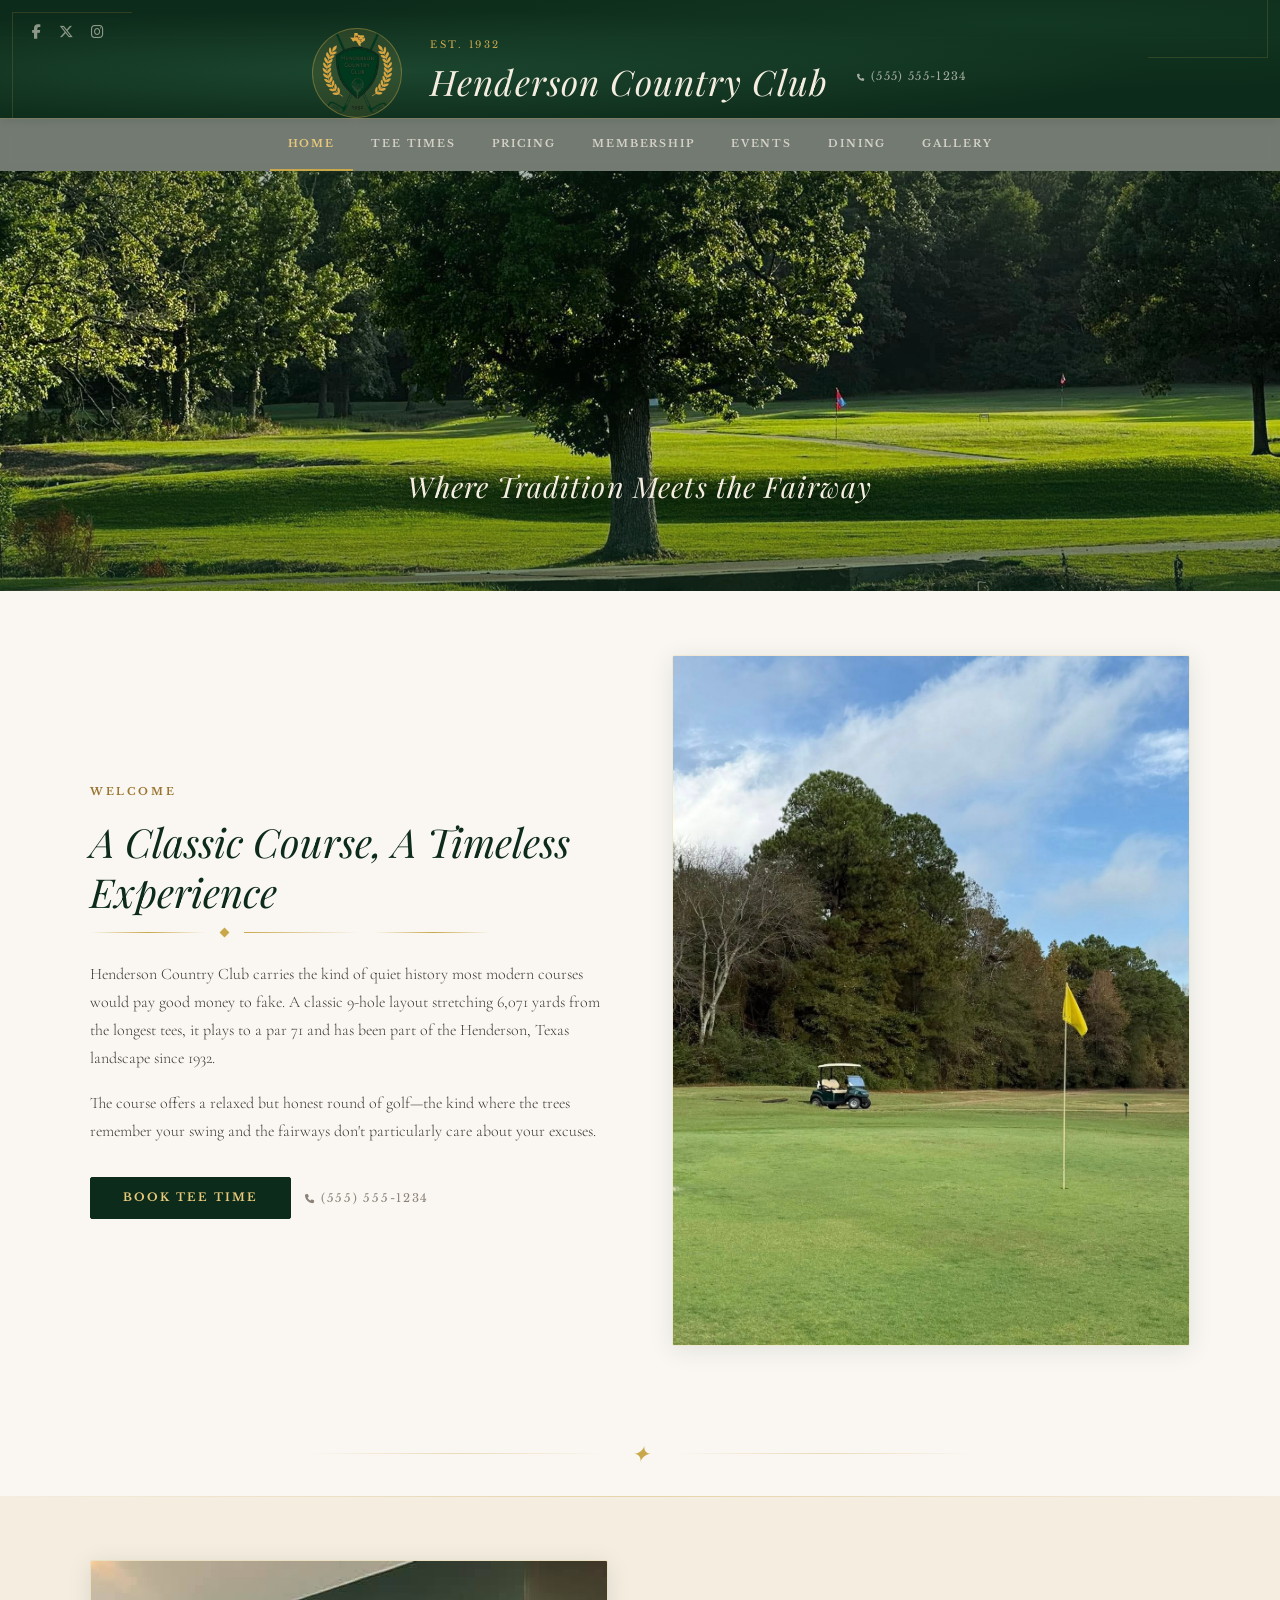
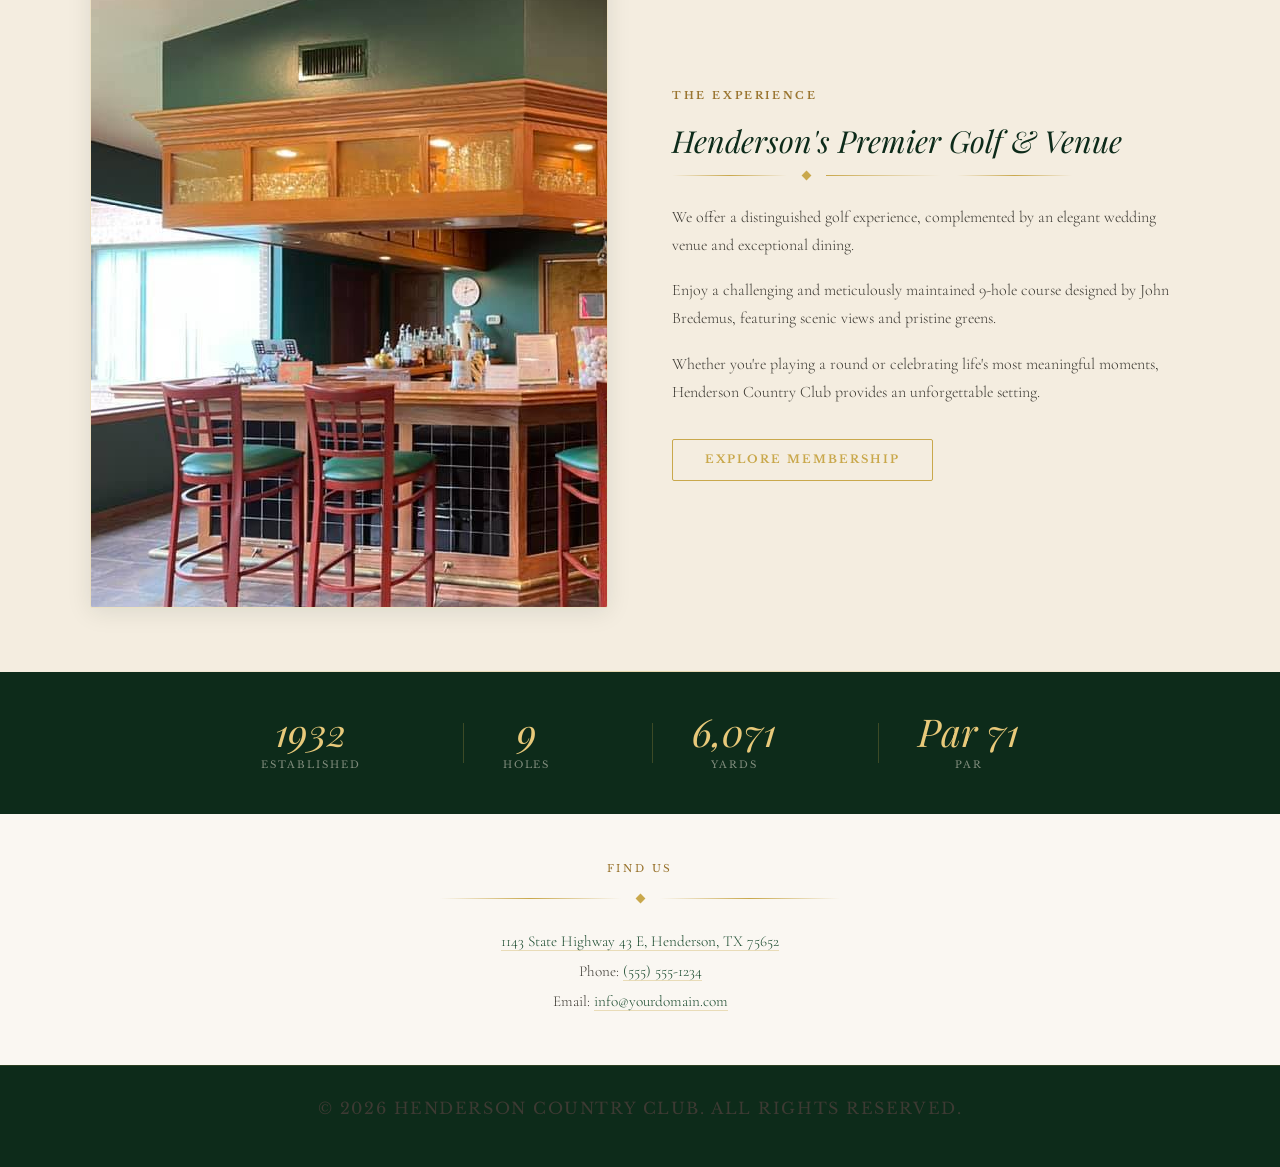
<file: index.html>
<!DOCTYPE html>
<html lang="en">
<head>
  <meta charset="UTF-8">
  <meta name="viewport" content="width=device-width, initial-scale=1.0">
  <title>Henderson Country Club</title>
  <link rel="icon" type="image/x-icon" href="favicon.ico">
  <link rel="preconnect" href="https://fonts.googleapis.com">
  <link rel="preconnect" href="https://fonts.gstatic.com" crossorigin>
  <link href="https://fonts.googleapis.com/css2?family=Playfair+Display:ital,wght@0,400;0,600;1,400;1,600&family=Cormorant+Garamond:ital,wght@0,300;0,400;0,500;1,300;1,400&family=Libre+Baskerville:ital,wght@0,400;0,700;1,400&display=swap" rel="stylesheet">
  <link rel="stylesheet" href="https://cdnjs.cloudflare.com/ajax/libs/font-awesome/6.5.0/css/all.min.css">
  <link rel="stylesheet" href="styles.css">
</head>
<body>

  <!-- ── HEADER ── -->
  <header>

    <!-- Social icons (desktop) -->
    <div class="social-icons">
      <a href="#" aria-label="Facebook"><i class="fa-brands fa-facebook-f"></i></a>
      <a href="#" aria-label="X / Twitter"><i class="fa-brands fa-x-twitter"></i></a>
      <a href="#" aria-label="Instagram"><i class="fa-brands fa-instagram"></i></a>
    </div>

    <!-- Club identity -->
    <div class="header-inner">
      <div class="hero-image-container">
        <!-- Replace with <img> of your club crest/logo -->
        <div class="img-placeholder" aria-label="Club crest placeholder">
          <img src="imgs/HCC_Hero-removebg-preview.png">
          <span>Crest</span>
        </div>
        <a href="index.html" class="home-btn" aria-label="Home"></a>
      </div>

      <div class="club-wordmark">
        <span class="established">Est. 1932</span>
        <h1>Henderson Country Club</h1>
      </div>

      <a href="tel:5555551234" class="phone-number">
        <i class="fa-solid fa-phone" style="font-size:0.65em; margin-right:6px;"></i>(555) 555-1234
      </a>
    </div>

    <!-- Mobile CTA buttons -->
    <div class="header-btns-mobile">
      <a class="btn btn-outline" href="pages/booking.html">Book Tee Time</a>
      <a class="btn btn-ghost" href="pages/pricing.html">View Pricing</a>
    </div>

    <!-- Hamburger -->
    <button class="navbar-btn" aria-label="Toggle navigation" aria-expanded="false">
      <span></span>
      <span></span>
      <span></span>
    </button>

  </header>

  <!-- ── STICKY DESKTOP NAV ── -->
  <div class="nav-bar">
    <nav class="navbar" id="navbar">
      <ul>
        <li><a href="index.html"            class="nav-link">Home</a></li>
        <li><a href="pages/booking.html"    class="nav-link">Tee Times</a></li>
        <li><a href="pages/pricing.html"    class="nav-link">Pricing</a></li>
        <li><a href="pages/membership.html" class="nav-link">Membership</a></li>
        <li><a href="pages/events.html"     class="nav-link">Events</a></li>
        <li><a href="pages/restaurant.html" class="nav-link">Dining</a></li>
        <li><a href="pages/gallery.html"    class="nav-link">Gallery</a></li>
      </ul>
    </nav>
  </div>

  <!-- Mobile nav drawer -->
  <nav class="navbar" id="navbar-mobile">
    <div class="navbar-gold-rule"></div>
    <ul>
      <li><a href="index.html"            class="nav-link">Home</a></li>
      <li><a href="pages/booking.html"    class="nav-link">Tee Times</a></li>
      <li><a href="pages/pricing.html"    class="nav-link">Pricing</a></li>
      <li><a href="pages/membership.html" class="nav-link">Membership</a></li>
      <li><a href="pages/events.html"     class="nav-link">Events</a></li>
      <li><a href="pages/restaurant.html" class="nav-link">Dining</a></li>
      <li><a href="pages/gallery.html"    class="nav-link">Gallery</a></li>
    </ul>
    <div class="navbar-gold-rule"></div>
  </nav>

  <!-- ── HERO BAND (desktop only) ── -->
  <div class="hero-band" aria-hidden="true">
    <!-- Replace this div with an <img> of the course/grounds -->
    <img src="imgs/HCC_BackGround.jpg">
    <div class="hero-band-overlay">
      <p class="hero-tagline">Where Tradition Meets the Fairway</p>
    </div>
  </div>

  <!-- ── MAIN CONTENT ── -->
  <main>

    <!-- Welcome -->
    <section class="welcome">
      <div class="welcome-inner">

        <div class="welcome-text">
          <span class="section-label">Welcome</span>
          <h2>A Classic Course, A Timeless Experience</h2>
          <div class="gold-rule" style="justify-content:flex-start; margin:0 0 24px;">
            <div class="gold-rule-diamond"></div>
            <div style="flex:1;height:1px;background:linear-gradient(90deg,var(--gold),transparent);"></div>
          </div>
          <p>Henderson Country Club carries the kind of quiet history most modern courses would pay good money to fake. A classic 9-hole layout stretching 6,071 yards from the longest tees, it plays to a par 71 and has been part of the Henderson, Texas landscape since 1932.</p>
          <p>The course offers a relaxed but honest round of golf—the kind where the trees remember your swing and the fairways don't particularly care about your excuses.</p>
          <div class="welcome-cta">
            <a href="pages/booking.html" class="btn btn-primary">Book Tee Time</a>
            <a href="tel:5555551234" class="welcome-phone">
              <i class="fa-solid fa-phone" style="font-size:0.8em; margin-right:5px;"></i>(555) 555-1234
            </a>
          </div>
        </div>

        <div class="welcome-image-wrap">
          <!-- Replace with <img src="..." alt="..."> -->
          <img src="imgs/HCC_hole1.jpg" alt="HCC Hole 1">
        </div>

      </div>
    </section>

    <!-- Ornamental divider -->
    <div class="ornamental-divider">
      <div class="line"></div>
      <span class="crest-mark">✦</span>
      <div class="line"></div>
    </div>

    <!-- Features / Amenities -->
    <section class="features">
      <div class="features-inner">

        <div class="features-image-wrap">
          <!-- Replace with <img src="..." alt="..."> -->
          <img src="imgs/bar.jpg" alt="Bar Area">
        </div>

        <div class="features-text">
          <span class="section-label">The Experience</span>
          <h3>Henderson's Premier Golf &amp; Venue</h3>
          <div class="gold-rule" style="justify-content:flex-start; margin:0 0 24px;">
            <div class="gold-rule-diamond"></div>
            <div style="flex:1;height:1px;background:linear-gradient(90deg,var(--gold),transparent);"></div>
          </div>
          <p>We offer a distinguished golf experience, complemented by an elegant wedding venue and exceptional dining.</p>
          <p>Enjoy a challenging and meticulously maintained 9-hole course designed by John Bredemus, featuring scenic views and pristine greens.</p>
          <p>Whether you're playing a round or celebrating life's most meaningful moments, Henderson Country Club provides an unforgettable setting.</p>
          <a href="pages/membership.html" class="btn btn-outline" style="margin-top:16px;">Explore Membership</a>
        </div>

      </div>
    </section>

    <!-- Stat bar -->
    <div class="stat-bar">
      <div class="stat-bar-inner">
        <div class="stat-item">
          <span class="stat-number">1932</span>
          <span class="stat-label">Established</span>
        </div>
        <div class="stat-item">
          <span class="stat-number">9</span>
          <span class="stat-label">Holes</span>
        </div>
        <div class="stat-item">
          <span class="stat-number">6,071</span>
          <span class="stat-label">Yards</span>
        </div>
        <div class="stat-item">
          <span class="stat-number">Par 71</span>
          <span class="stat-label">Par</span>
        </div>
      </div>
    </div>

  </main>

  <!-- ── ADDRESS ── -->
  <address class="address">
    <div class="address-inner">
      <h4>Find Us</h4>
      <div class="gold-rule" style="margin-bottom:24px;">
        <div class="gold-rule-diamond"></div>
      </div>
      <!-- Replace with actual address -->
      <p>
        <a href="https://www.google.com/maps/search/?api=1&query=1143+State+Highway+43+E+Henderson+TX" target="_blank">
          1143 State Highway 43 E, Henderson, TX 75652
        </a>
        <br>
        Phone: <a href="tel:5555551234">(555) 555-1234</a>
        <br>
        Email: <a href="mailto:info@Golfcc.com">info@yourdomain.com</a>
      </p>
    </div>
  </address>

  <!-- ── FOOTER ── -->
  <footer>
    <p>&copy; 2026 Henderson Country Club. All rights reserved.</p>
  </footer>

  <script src="script.js"></script>
</body>
</html>
</file>
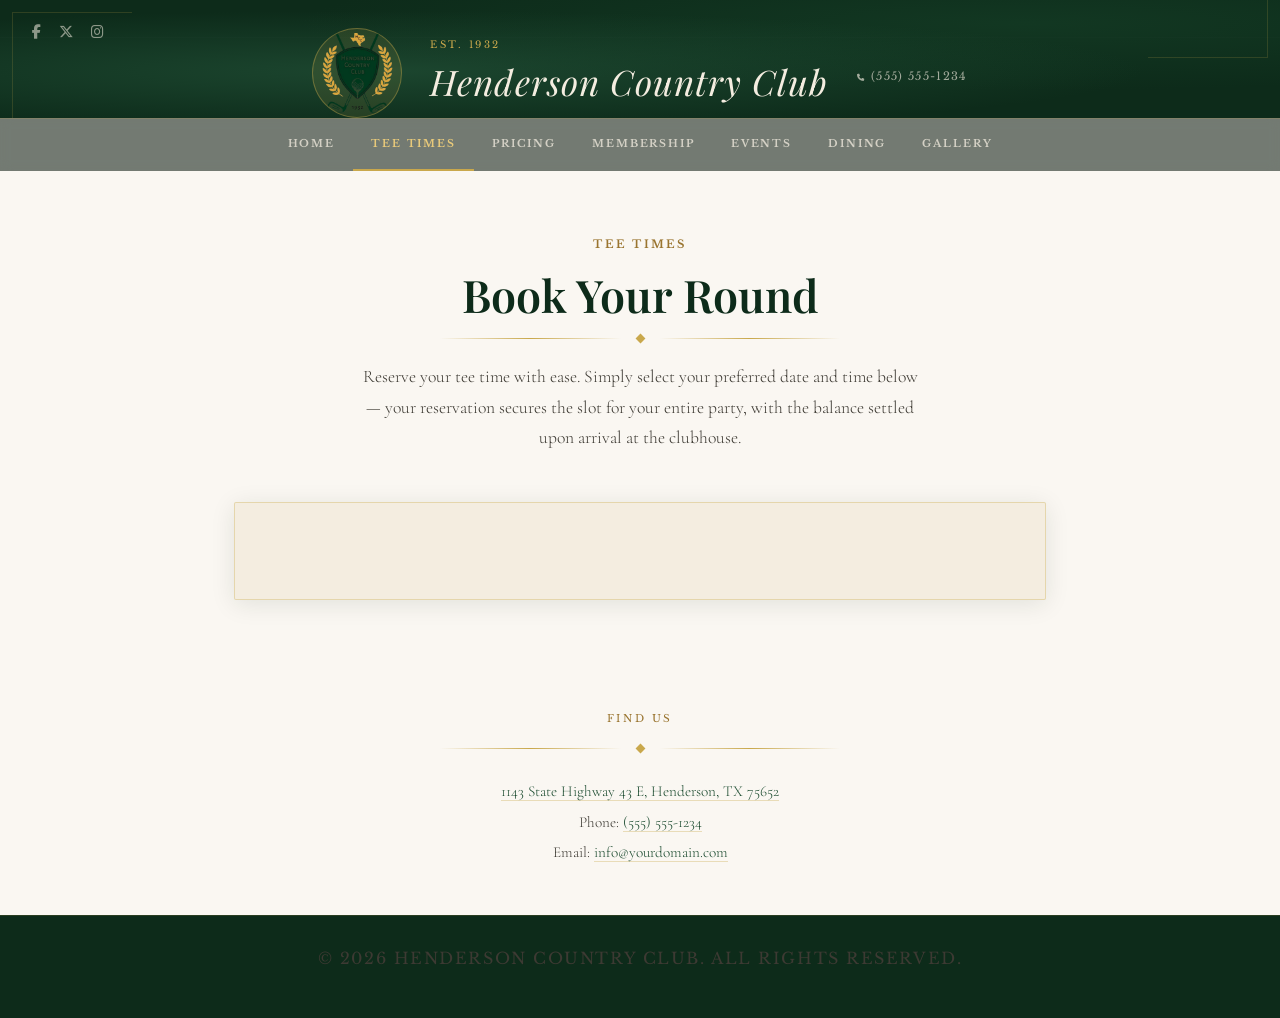
<file: pages/booking.html>
<!DOCTYPE html>
<html lang="en">
<head>
  <meta charset="UTF-8">
  <meta name="viewport" content="width=device-width, initial-scale=1.0">
  <title>Book a Tee Time — Henderson Country Club</title>
  <link rel="icon" type="image/x-icon" href="../favicon.ico">
  <link rel="preconnect" href="https://fonts.googleapis.com">
  <link rel="preconnect" href="https://fonts.gstatic.com" crossorigin>
  <link href="https://fonts.googleapis.com/css2?family=Playfair+Display:ital,wght@0,400;0,600;1,400;1,600&family=Cormorant+Garamond:ital,wght@0,300;0,400;0,500;1,300;1,400&family=Libre+Baskerville:ital,wght@0,400;0,700;1,400&display=swap" rel="stylesheet">
  <link rel="stylesheet" href="https://cdnjs.cloudflare.com/ajax/libs/font-awesome/6.5.0/css/all.min.css">
  <link rel="stylesheet" href="../styles.css">
  <style>
    .booking-section {
      max-width: 860px;
      margin: 64px auto;
      padding: 0 24px;
      text-align: center;
    }

    .booking-section h2 {
      font-family: var(--font-display);
      font-size: clamp(2rem, 4vw, 2.8rem);
      color: var(--forest);
      font-weight: 600;
      margin: 0 0 12px;
    }

    .booking-section .section-label {
      display: block;
      font-family: var(--font-accent);
      font-size: 0.7rem;
      letter-spacing: 0.2em;
      text-transform: uppercase;
      color: var(--gold-dark);
      margin-bottom: 12px;
    }

    .booking-section .booking-intro {
      font-family: var(--font-body);
      font-size: 1.1rem;
      color: var(--ink-soft);
      max-width: 560px;
      margin: 20px auto 48px;
      line-height: 1.75;
    }

    .booking-widget-wrap {
      background: var(--parchment);
      border: 1px solid var(--rule);
      border-radius: var(--radius);
      padding: 48px 40px;
      box-shadow: var(--shadow-card);
    }

    @media (max-width: 600px) {
      .booking-widget-wrap {
        padding: 32px 16px;
      }
    }
  </style>
</head>
<body>

  <!-- ── HEADER ── -->
  <header>

    <!-- Social icons (desktop) -->
    <div class="social-icons">
      <a href="#" aria-label="Facebook"><i class="fa-brands fa-facebook-f"></i></a>
      <a href="#" aria-label="X / Twitter"><i class="fa-brands fa-x-twitter"></i></a>
      <a href="#" aria-label="Instagram"><i class="fa-brands fa-instagram"></i></a>
    </div>

    <!-- Club identity -->
    <div class="header-inner">
      <div class="hero-image-container">
        <img src="../imgs/HCC_Hero-removebg-preview.png" alt="Henderson Country Club crest">
        <a href="../index.html" class="home-btn" aria-label="Home"></a>
      </div>

      <div class="club-wordmark">
        <span class="established">Est. 1932</span>
        <h1>Henderson Country Club</h1>
      </div>

      <a href="tel:5555551234" class="phone-number">
        <i class="fa-solid fa-phone" style="font-size:0.65em; margin-right:6px;"></i>(555) 555-1234
      </a>
    </div>

    <!-- Mobile CTA buttons -->
    <div class="header-btns-mobile">
      <a class="btn btn-outline" href="booking.html">Request Tee Time</a>
      <a class="btn btn-ghost" href="pricing.html">View Pricing</a>
    </div>

    <!-- Hamburger -->
    <button class="navbar-btn" aria-label="Toggle navigation" aria-expanded="false">
      <span></span>
      <span></span>
      <span></span>
    </button>

  </header>

  <!-- ── STICKY DESKTOP NAV ── -->
  <div class="nav-bar">
    <nav class="navbar" id="navbar">
      <ul>
        <li><a href="../index.html"  class="nav-link">Home</a></li>
        <li><a href="booking.html"    class="nav-link">Tee Times</a></li>
        <li><a href="pricing.html"    class="nav-link">Pricing</a></li>
        <li><a href="membership.html" class="nav-link">Membership</a></li>
        <li><a href="events.html"     class="nav-link">Events</a></li>
        <li><a href="restaurant.html" class="nav-link">Dining</a></li>
        <li><a href="gallery.html"    class="nav-link">Gallery</a></li>
      </ul>
    </nav>
  </div>

  <!-- Mobile nav drawer -->
  <nav class="navbar" id="navbar-mobile">
    <div class="navbar-gold-rule"></div>
    <ul>
      <li><a href="../index.html"  class="nav-link">Home</a></li>
      <li><a href="booking.html"    class="nav-link">Tee Times</a></li>
      <li><a href="pricing.html"    class="nav-link">Pricing</a></li>
      <li><a href="membership.html" class="nav-link">Membership</a></li>
      <li><a href="events.html"     class="nav-link">Events</a></li>
      <li><a href="restaurant.html" class="nav-link">Dining</a></li>
      <li><a href="gallery.html"    class="nav-link">Gallery</a></li>
    </ul>
    <div class="navbar-gold-rule"></div>
  </nav>

  <!-- ── MAIN CONTENT ── -->
  <main>
    <section class="booking-section">
      <span class="section-label">Tee Times</span>
      <h2>Book Your Round</h2>
      <div class="gold-rule" style="margin: 0 auto 0;">
        <div class="gold-rule-diamond"></div>
      </div>
      <p class="booking-intro">
        Reserve your tee time with ease. Simply select your preferred date and time below — your reservation secures the slot for your entire party, with the balance settled upon arrival at the clubhouse.
      </p>

      <div class="booking-widget-wrap">
        <!-- Start Square Appointments Embed Code -->
        <script src='https://app.squareup.com/appointments/buyer/widget/13h2jxql6qnppf/LSWEWQGVM87F5.js'></script>
        <!-- End Square Appointments Embed Code -->
      </div>
    </section>
  </main>

  <!-- ── ADDRESS ── -->
  <address class="address">
    <div class="address-inner">
      <h4>Find Us</h4>
      <div class="gold-rule" style="margin-bottom:24px;">
        <div class="gold-rule-diamond"></div>
      </div>
      <p>
        <a href="https://www.google.com/maps/search/?api=1&query=1143+State+Highway+43+E+Henderson+TX" target="_blank">
          1143 State Highway 43 E, Henderson, TX 75652
        </a>
        <br>
        Phone: <a href="tel:5555551234">(555) 555-1234</a>
        <br>
        Email: <a href="mailto:info@yourdomain.com">info@yourdomain.com</a>
      </p>
    </div>
  </address>

  <!-- ── FOOTER ── -->
  <footer>
    <p>&copy; 2026 Henderson Country Club. All rights reserved.</p>
  </footer>

  <script src="../script.js"></script>
</body>
</html>
</file>
<file: styles.css>
/* ================================================
   HENDERSON COUNTRY CLUB — TEMPLATE STYLESHEET
   Aesthetic: Estate Golf / Editorial
   ================================================ */

@import url('https://fonts.googleapis.com/css2?family=Playfair+Display:ital,wght@0,400;0,600;0,700;1,400;1,600&family=Cormorant+Garamond:ital,wght@0,300;0,400;0,500;1,300;1,400&family=Libre+Baskerville:ital,wght@0,400;0,700;1,400&display=swap');

/* ── CSS Custom Properties ── */
:root {
  --forest:      #0d2b1a;
  --forest-mid:  #1a4a2e;
  --forest-soft: #2a6043;
  --parchment:   #f4ede0;
  --cream:       #faf7f2;
  --gold:        #c9a84c;
  --gold-light:  #e8c97a;
  --gold-dark:   #9a7530;
  --ink:         #1c1a16;
  --ink-soft:    #3d3a33;
  --warm-gray:   #8a8278;
  --rule:        rgba(201,168,76,0.35);
  --shadow-deep: 0 20px 60px rgba(13,43,26,0.18);
  --shadow-card: 0 4px 24px rgba(13,43,26,0.10);

  --font-display: 'Playfair Display', Georgia, serif;
  --font-body:    'Cormorant Garamond', 'Palatino Linotype', serif;
  --font-accent:  'Libre Baskerville', Georgia, serif;

  --radius: 2px;
  --transition: 0.35s cubic-bezier(0.25, 0.46, 0.45, 0.94);
}

/* ── Reset & Base ── */
*, *::before, *::after { box-sizing: border-box; }

html {
  scroll-behavior: smooth;
}

body {
  font-family: var(--font-body);
  font-size: 18px;
  line-height: 1.75;
  color: var(--ink);
  background-color: var(--cream);
  margin: 0;
  padding: 0;
  -webkit-font-smoothing: antialiased;
}

/* ── Image Placeholders ── */
.img-placeholder {
  background-color: #d4c9b0;
  background-image:
    repeating-linear-gradient(
      45deg,
      transparent,
      transparent 10px,
      rgba(255,255,255,0.15) 10px,
      rgba(255,255,255,0.15) 11px
    );
  display: flex;
  flex-direction: column;
  align-items: center;
  justify-content: center;
  gap: 10px;
  color: var(--forest-mid);
  font-family: var(--font-accent);
  font-size: 0.75rem;
  font-weight: 700;
  letter-spacing: 0.12em;
  text-transform: uppercase;
  border: 1px dashed rgba(13,43,26,0.2);
  position: relative;
  overflow: hidden;
}

.img-placeholder svg {
  opacity: 0.45;
}

.img-placeholder span {
  opacity: 0.6;
}

/* ── Gold Rule Divider ── */
.gold-rule {
  display: flex;
  align-items: center;
  gap: 16px;
  margin: 0 auto;
  max-width: 400px;
}

.gold-rule::before,
.gold-rule::after {
  content: '';
  flex: 1;
  height: 1px;
  background: linear-gradient(90deg, transparent, var(--gold), transparent);
}

.gold-rule-diamond {
  width: 7px;
  height: 7px;
  background: var(--gold);
  transform: rotate(45deg);
  flex-shrink: 0;
}

/* ── Ornamental Mark ── */
.ornament {
  font-family: var(--font-display);
  color: var(--gold);
  font-size: 1.8rem;
  line-height: 1;
  display: block;
  margin-bottom: 6px;
  font-style: italic;
}

/* ── Typography ── */
h1, h2, h3, h4 {
  font-family: var(--font-display);
  font-weight: 400;
  margin: 0 0 0.6em;
  color: var(--forest);
  line-height: 1.25;
}

h1 { font-size: clamp(2rem, 5vw, 3.2rem); }
h2 { font-size: clamp(1.6rem, 4vw, 2.5rem); }
h3 { font-size: clamp(1.3rem, 3vw, 1.9rem); }
h4 { font-size: 1.1rem; letter-spacing: 0.08em; }

p {
  margin: 0 0 1.1em;
  color: var(--ink-soft);
  font-size: 1rem;
  font-weight: 300;
}

a { color: inherit; }

/* ── Buttons ── */
.btn {
  display: inline-block;
  font-family: var(--font-accent);
  font-size: 0.7rem;
  font-weight: 700;
  letter-spacing: 0.18em;
  text-transform: uppercase;
  text-decoration: none;
  padding: 14px 32px;
  border: 1.5px solid currentColor;
  cursor: pointer;
  transition: var(--transition);
  border-radius: var(--radius);
  line-height: 1;
}

.btn-primary {
  background-color: var(--forest);
  color: var(--gold-light);
  border-color: var(--forest);
}

.btn-primary:hover {
  background-color: var(--forest-mid);
  border-color: var(--forest-mid);
  color: var(--gold-light);
}

.btn-outline {
  background-color: transparent;
  color: var(--gold);
  border-color: var(--gold);
}

.btn-outline:hover {
  background-color: var(--gold);
  color: var(--forest);
}

.btn-ghost {
  background-color: transparent;
  color: var(--parchment);
  border-color: rgba(244,237,224,0.5);
}

.btn-ghost:hover {
  background-color: rgba(244,237,224,0.1);
  border-color: var(--parchment);
}

/* ═══════════════════════════════════════
   HEADER
═══════════════════════════════════════ */

header {
  position: relative;
  background-color: var(--forest);
  background-image:
    radial-gradient(ellipse at 30% 60%, rgba(42,96,67,0.5) 0%, transparent 60%),
    radial-gradient(ellipse at 80% 20%, rgba(26,74,46,0.4) 0%, transparent 50%),
    repeating-linear-gradient(
      0deg,
      transparent,
      transparent 80px,
      rgba(255,255,255,0.012) 80px,
      rgba(255,255,255,0.012) 81px
    );
  color: var(--parchment);
  overflow: hidden;
}

/* Subtle corner ornaments */
header::before,
header::after {
  content: '';
  position: absolute;
  width: 120px;
  height: 120px;
  border: 1px solid rgba(201,168,76,0.18);
  pointer-events: none;
}
header::before { top: 12px; left: 12px; border-right: none; border-bottom: none; }
header::after  { bottom: 60px; right: 12px; border-left: none; border-top: none; }

.header-inner {
  display: flex;
  flex-direction: column;
  align-items: center;
  padding: 48px 24px 0;
  position: relative;
  z-index: 2;
}

/* Social icons */
.social-icons {
  display: none;
  position: absolute;
  top: 20px;
  left: 32px;
  gap: 18px;
}

.social-icons a {
  color: rgba(244,237,224,0.55);
  font-size: 0.9rem;
  transition: color var(--transition);
  text-decoration: none;
}

.social-icons a:hover {
  color: var(--gold-light);
}

/* Logo / Crest area */
.hero-image-container {
  width: 110px;
  height: 110px;
  border-radius: 50%;
  background: rgba(201,168,76,0.12);
  border: 1.5px solid rgba(201,168,76,0.4);
  display: flex;
  align-items: center;
  justify-content: center;
  margin-bottom: 20px;
  position: relative;
  overflow: hidden;
}

.hero-image-container .img-placeholder {
  width: 100%;
  height: 100%;
  border-radius: 50%;
  border: none;
  background-image: none;
  background-color: transparent;
}

.hero-image-container img,
.hero-image-container .img-placeholder img {
  width: 90%;
  height: 90%;
  object-fit: contain;
}

.hero-image-container .img-placeholder span {
  display: none;
}

.home-btn {
  position: absolute;
  inset: 0;
  border-radius: 50%;
  z-index: 2;
}

/* Club name wordmark */
.club-wordmark {
  text-align: center;
  margin-bottom: 6px;
}

.club-wordmark .established {
  font-family: var(--font-accent);
  font-size: 0.62rem;
  letter-spacing: 0.25em;
  text-transform: uppercase;
  color: var(--gold);
  display: block;
  margin-bottom: 6px;
}

.club-wordmark h1 {
  font-family: var(--font-display);
  color: var(--parchment);
  font-size: clamp(1.4rem, 4vw, 2.2rem);
  font-weight: 400;
  font-style: italic;
  margin: 0;
  letter-spacing: 0.03em;
}

.phone-number {
  display: none;
  color: rgba(244,237,224,0.65);
  font-family: var(--font-accent);
  font-size: 0.7rem;
  letter-spacing: 0.12em;
  text-decoration: none;
  margin-top: 8px;
}

.phone-number:hover { color: var(--gold-light); }

/* Mobile header buttons */
.header-btns-mobile {
  display: flex;
  flex-direction: column;
  gap: 10px;
  margin: 20px 0 10px;
  align-items: center;
}

/* Hamburger */
.navbar-btn {
  position: fixed;
  top: 16px;
  right: 16px;
  z-index: 1001;
  width: 42px;
  height: 42px;
  background-color: var(--forest);
  border: 1px solid rgba(201,168,76,0.3);
  border-radius: 2px;
  display: flex;
  flex-direction: column;
  justify-content: center;
  gap: 6px;
  padding: 10px;
  cursor: pointer;
}

.navbar-btn span {
  display: block;
  height: 1px;
  width: 100%;
  background: var(--gold);
  border-radius: 0;
  transition: transform 0.3s ease, opacity 0.3s ease;
  transform-origin: center;
}

.navbar-btn.active span:nth-child(1) { transform: rotate(45deg) translate(4.5px, 4.5px); }
.navbar-btn.active span:nth-child(2) { opacity: 0; }
.navbar-btn.active span:nth-child(3) { transform: rotate(-45deg) translate(4.5px, -4.5px); }

/* Navigation */
.navbar {
  position: fixed;
  top: 0;
  right: 0;
  height: 100vh;
  width: min(420px, 100%);
  background-color: var(--forest);
  background-image: repeating-linear-gradient(
    0deg, transparent, transparent 60px,
    rgba(255,255,255,0.015) 60px, rgba(255,255,255,0.015) 61px
  );
  transform: translateX(100%);
  transition: transform 0.4s cubic-bezier(0.77, 0, 0.175, 1);
  z-index: 1000;
  display: flex;
  flex-direction: column;
  justify-content: center;
  align-items: center;
  border-left: 1px solid rgba(201,168,76,0.15);
}

.navbar.active { transform: translateX(0); }

.navbar ul {
  list-style: none;
  padding: 0;
  margin: 0;
  text-align: center;
}

.navbar li {
  opacity: 0;
  transform: translateX(20px);
  transition: opacity 0.3s ease, transform 0.3s ease;
}

.navbar.active li {
  opacity: 1;
  transform: translateX(0);
}

.navbar.active li:nth-child(1) { transition-delay: 0.08s; }
.navbar.active li:nth-child(2) { transition-delay: 0.13s; }
.navbar.active li:nth-child(3) { transition-delay: 0.18s; }
.navbar.active li:nth-child(4) { transition-delay: 0.23s; }
.navbar.active li:nth-child(5) { transition-delay: 0.28s; }
.navbar.active li:nth-child(6) { transition-delay: 0.33s; }
.navbar.active li:nth-child(7) { transition-delay: 0.38s; }

.navbar li a {
  font-family: var(--font-display);
  font-size: 1.5rem;
  font-style: italic;
  color: var(--parchment);
  text-decoration: none;
  display: block;
  padding: 12px 0;
  letter-spacing: 0.02em;
  transition: color var(--transition);
}

.navbar li a:hover,
.navbar li a.active {
  color: var(--gold-light);
}

.navbar-gold-rule {
  width: 60px;
  height: 1px;
  background: linear-gradient(90deg, transparent, var(--gold), transparent);
  margin: 24px auto;
}

/* Desktop nav bar */
.nav-bar {
  width: 100%;
  background-color: rgba(5, 20, 10, 0.55);
  backdrop-filter: blur(6px);
  -webkit-backdrop-filter: blur(6px);
  border-top: 1px solid rgba(201,168,76,0.18);
  padding: 0;
  display: none;
  justify-content: center;
  position: relative;
  z-index: 2;
}

/* ═══════════════════════════════════════
   HERO BAND (below header on desktop)
═══════════════════════════════════════ */

.hero-band {
  height: 420px;
  position: relative;
  overflow: hidden;
  display: none; /* shown on desktop */
}

.hero-band .img-placeholder {
  width: 100%;
  height: 100%;
}

.hero-band img {
  width: 100%;
  height: 100%;
  object-fit: cover;
  object-position: 30% 70%;
}

.hero-band-overlay {
  position: absolute;
  inset: 0;
  background: linear-gradient(
    to bottom,
    rgba(13,43,26,0.3) 0%,
    rgba(13,43,26,0.0) 40%,
    rgba(13,43,26,0.6) 100%
  );
  display: flex;
  align-items: flex-end;
  justify-content: center;
  padding-bottom: 48px;
}

.hero-tagline {
  font-family: var(--font-display);
  font-style: italic;
  font-size: clamp(1.2rem, 3vw, 1.8rem);
  color: var(--parchment);
  text-align: center;
  letter-spacing: 0.04em;
  text-shadow: 0 2px 20px rgba(0,0,0,0.5);
}

/* ═══════════════════════════════════════
   WELCOME SECTION
═══════════════════════════════════════ */

.welcome {
  background-color: var(--cream);
  padding: 64px 24px;
}

.welcome-inner {
  max-width: 1100px;
  margin: 0 auto;
}

.section-label {
  font-family: var(--font-accent);
  font-size: 0.65rem;
  font-weight: 700;
  letter-spacing: 0.25em;
  text-transform: uppercase;
  color: var(--gold-dark);
  display: block;
  margin-bottom: 16px;
}

.welcome-text {
  margin-bottom: 40px;
}

.welcome-text h2 {
  font-style: italic;
  margin-bottom: 12px;
}

.welcome-image-wrap {
  width: 100%;
  aspect-ratio: 4 / 3;
  border-radius: var(--radius);
  overflow: hidden;
  box-shadow: var(--shadow-card);
  border: 1px solid rgba(201,168,76,0.2);
}

.welcome-image-wrap .img-placeholder {
  width: 100%;
  height: 100%;
}

.welcome-image-wrap img {
  width: 100%;
  height: 100%;
  object-fit: cover;
  object-position: bottom;
}

.welcome-cta {
  display: flex;
  flex-wrap: wrap;
  gap: 14px;
  margin-top: 32px;
  align-items: center;
}

.welcome-phone {
  font-family: var(--font-accent);
  font-size: 0.72rem;
  letter-spacing: 0.15em;
  color: var(--warm-gray);
  text-decoration: none;
  text-transform: uppercase;
}

.welcome-phone:hover { color: var(--forest); }

/* ═══════════════════════════════════════
   ORNAMENTAL DIVIDER
═══════════════════════════════════════ */

.ornamental-divider {
  padding: 32px 0;
  display: flex;
  align-items: center;
  justify-content: center;
  gap: 24px;
  background-color: var(--cream);
}

.ornamental-divider .line {
  flex: 1;
  max-width: 300px;
  height: 1px;
  background: linear-gradient(90deg, transparent, var(--rule), transparent);
}

.ornamental-divider .crest-mark {
  font-family: var(--font-display);
  font-size: 1.4rem;
  color: var(--gold);
  font-style: italic;
  line-height: 1;
}

/* ═══════════════════════════════════════
   FEATURES / AMENITIES SECTION
═══════════════════════════════════════ */

.features {
  background-color: var(--parchment);
  padding: 64px 24px;
  position: relative;
}

.features::before {
  content: '';
  position: absolute;
  top: 0; left: 0; right: 0;
  height: 1px;
  background: linear-gradient(90deg, transparent, var(--rule), transparent);
}

.features::after {
  content: '';
  position: absolute;
  bottom: 0; left: 0; right: 0;
  height: 1px;
  background: linear-gradient(90deg, transparent, var(--rule), transparent);
}

.features-inner {
  max-width: 1100px;
  margin: 0 auto;
}

.features-text h3 {
  font-style: italic;
  margin-bottom: 12px;
}

.features-image-wrap {
  width: 100%;
  aspect-ratio: 16 / 10;
  border-radius: var(--radius);
  overflow: hidden;
  box-shadow: var(--shadow-card);
  margin-top: 32px;
  border: 1px solid rgba(201,168,76,0.2);
}

.features-image-wrap .img-placeholder {
  width: 100%;
  height: 100%;
}

/* ═══════════════════════════════════════
   STAT BAR
═══════════════════════════════════════ */

.stat-bar {
  background-color: var(--forest);
  padding: 40px 24px;
}

.stat-bar-inner {
  max-width: 900px;
  margin: 0 auto;
  display: flex;
  flex-direction: column;
  gap: 32px;
  align-items: center;
  text-align: center;
}

.stat-item .stat-number {
  font-family: var(--font-display);
  font-size: 2.4rem;
  color: var(--gold-light);
  font-style: italic;
  display: block;
  line-height: 1;
}

.stat-item .stat-label {
  font-family: var(--font-accent);
  font-size: 0.62rem;
  letter-spacing: 0.2em;
  text-transform: uppercase;
  color: rgba(244,237,224,0.5);
  display: block;
  margin-top: 6px;
}

/* ═══════════════════════════════════════
   ADDRESS
═══════════════════════════════════════ */

.address {
  font-style: normal;
  background-color: var(--cream);
  padding: 48px 24px;
  text-align: center;
}

.address-inner {
  max-width: 600px;
  margin: 0 auto;
}

.address h4 {
  font-family: var(--font-accent);
  font-size: 0.65rem;
  letter-spacing: 0.25em;
  text-transform: uppercase;
  color: var(--gold-dark);
  margin-bottom: 20px;
}

.address p {
  font-size: 0.95rem;
  line-height: 2;
  color: var(--ink-soft);
  margin: 0;
}

.address a {
  color: var(--forest-mid);
  text-decoration: none;
  border-bottom: 1px solid var(--rule);
  transition: color var(--transition), border-color var(--transition);
}

.address a:hover {
  color: var(--gold-dark);
  border-color: var(--gold);
}

/* ═══════════════════════════════════════
   FOOTER
═══════════════════════════════════════ */

footer {
  background-color: var(--forest);
  color: rgba(244,237,224,0.4);
  text-align: center;
  padding: 28px 24px;
  font-family: var(--font-accent);
  font-size: 0.65rem;
  letter-spacing: 0.15em;
  text-transform: uppercase;
  border-top: 1px solid rgba(201,168,76,0.15);
}

/* ═══════════════════════════════════════
   BOOKING PAGE
═══════════════════════════════════════ */

.booking-page main {
  max-width: 620px;
  margin: 0 auto;
  padding: 64px 24px;
}

.booking-page .page-heading {
  text-align: center;
  margin-bottom: 48px;
}

.booking-page .page-heading .section-label {
  display: block;
  margin-bottom: 10px;
}

.booking-form {
  background: var(--cream);
  border: 1px solid rgba(201,168,76,0.25);
  border-radius: var(--radius);
  padding: 40px 32px;
  box-shadow: var(--shadow-card);
}

.form-group {
  margin-bottom: 24px;
}

.form-group label {
  display: block;
  font-family: var(--font-accent);
  font-size: 0.65rem;
  font-weight: 700;
  letter-spacing: 0.18em;
  text-transform: uppercase;
  color: var(--forest-mid);
  margin-bottom: 8px;
}

.form-group input,
.form-group select,
.form-group textarea {
  width: 100%;
  padding: 12px 16px;
  font-family: var(--font-body);
  font-size: 1rem;
  color: var(--ink);
  background-color: white;
  border: 1px solid rgba(13,43,26,0.18);
  border-radius: var(--radius);
  outline: none;
  transition: border-color var(--transition), box-shadow var(--transition);
  
}

.form-group input:focus,
.form-group select:focus,
.form-group textarea:focus {
  border-color: var(--gold);
  box-shadow: 0 0 0 3px rgba(201,168,76,0.12);
}

.form-group textarea {
  min-height: 100px;
  resize: vertical;
}

.booking-form .btn {
  width: 100%;
  text-align: center;
  margin-top: 8px;
}

/* ═══════════════════════════════════════
   MEDIA QUERIES — TABLET & DESKTOP
═══════════════════════════════════════ */

@media (min-width: 768px) {

  /* Header */
  .social-icons { display: flex; }

  .header-inner {
    flex-direction: row;
    align-items: center;
    justify-content: center;
    gap: 28px;
    padding: 28px 48px 0;
  }

  .hero-image-container {
    width: 90px;
    height: 90px;
    margin: 0;
    flex-shrink: 0;
  }

  .club-wordmark { text-align: left; }

  .phone-number { display: inline; }

  .header-btns-mobile { display: none; }

  .navbar-btn { display: none; }

  .nav-bar {
    display: flex;
    position: sticky;
    top: 0;
    z-index: 100;
  }

  /* Only target the navbar that lives inside the desktop wrapper (.nav-bar).
     This prevents the mobile #navbar-mobile from inheriting desktop layout rules. */
  .nav-bar .navbar {
    position: static;
    transform: none;
    width: 100%;
    height: auto;
    background: none;
    border: none;
    flex-direction: row;
    padding: 0;
  }

  /* Explicitly hide the mobile nav on larger screens. */
  #navbar-mobile { display: none; }


  .nav-bar .navbar ul {
    display: flex;
    flex-direction: row;
    gap: 0;
    justify-content: center;
  }

  .nav-bar .navbar li {
    opacity: 1;
    transform: none;
    transition: none;
  }

  .nav-bar .navbar li a {
    font-family: var(--font-accent);
    font-size: 0.65rem;
    font-style: normal;
    font-weight: 700;
    letter-spacing: 0.18em;
    text-transform: uppercase;
    color: rgba(244,237,224,0.75);
    padding: 16px 18px;
    display: block;
    border-bottom: 2px solid transparent;
    transition: color var(--transition), border-color var(--transition);
  }

  .navbar li a:hover,
  .navbar li a.active {
    color: var(--gold-light);
    border-bottom-color: var(--gold);
  }

  .navbar-gold-rule { display: none; }

  /* Hero band */
  .hero-band { display: block; }

  /* Welcome */
  .welcome-inner {
    display: grid;
    grid-template-columns: 1fr 1fr;
    gap: 64px;
    align-items: center;
  }

  .welcome-text { margin-bottom: 0; }

  .welcome-image-wrap {
    aspect-ratio: 3 / 4;
  }

  /* Features */
  .features-inner {
    display: grid;
    grid-template-columns: 1fr 1fr;
    gap: 64px;
    align-items: center;
  }

  .features-image-wrap {
    margin-top: 0;
    order: -1;
    aspect-ratio: 4 / 5;
  }

  /* Stat bar */
  .stat-bar-inner {
    flex-direction: row;
    justify-content: space-around;
    gap: 0;
  }

  .stat-item {
    position: relative;
    padding: 0 40px;
  }

  .stat-item + .stat-item::before {
    content: '';
    position: absolute;
    left: 0;
    top: 50%;
    transform: translateY(-50%);
    width: 1px;
    height: 40px;
    background: rgba(201,168,76,0.25);
  }

  /* Booking */
  .booking-form {
    padding: 56px 48px;
  }

  .booking-form .form-row {
    display: grid;
    grid-template-columns: 1fr 1fr;
    gap: 20px;
  }
}

@media (min-width: 1100px) {
  .navbar li a {
    padding: 16px 24px;
  }
}
</file>
